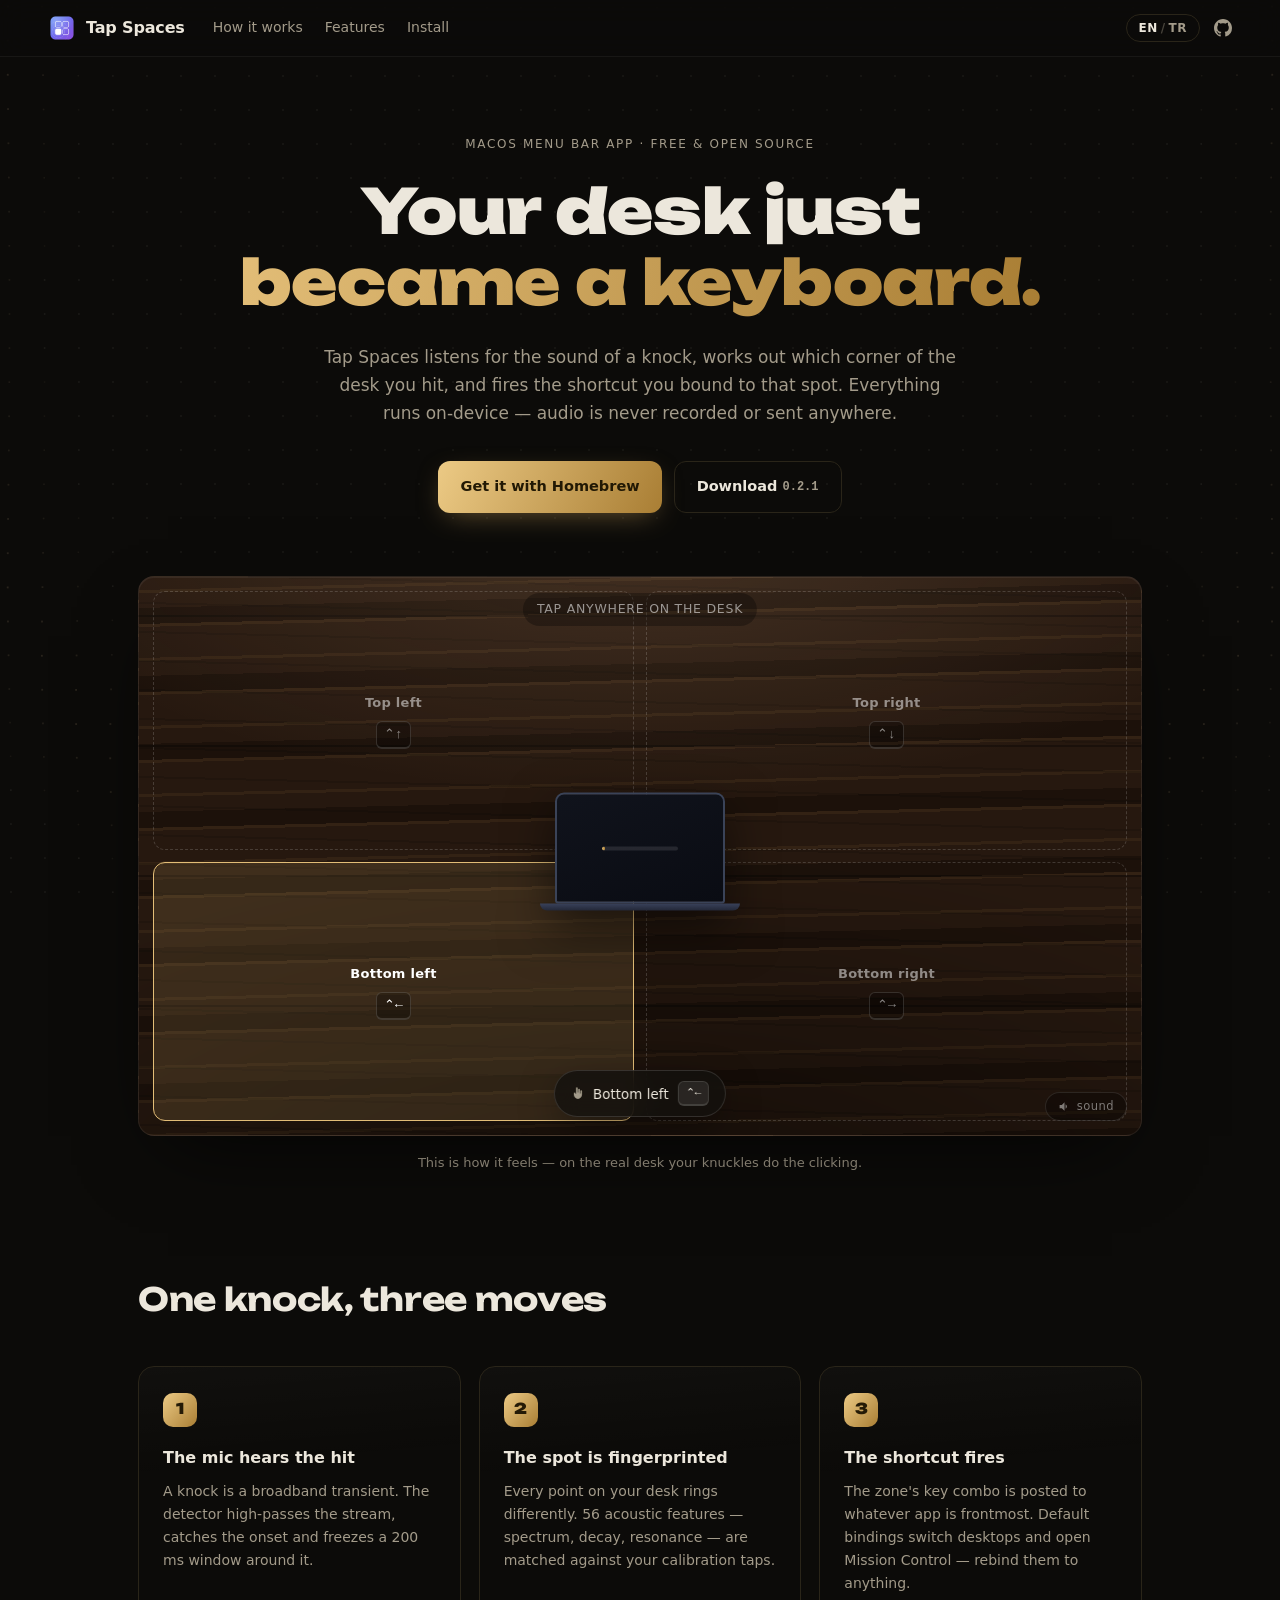
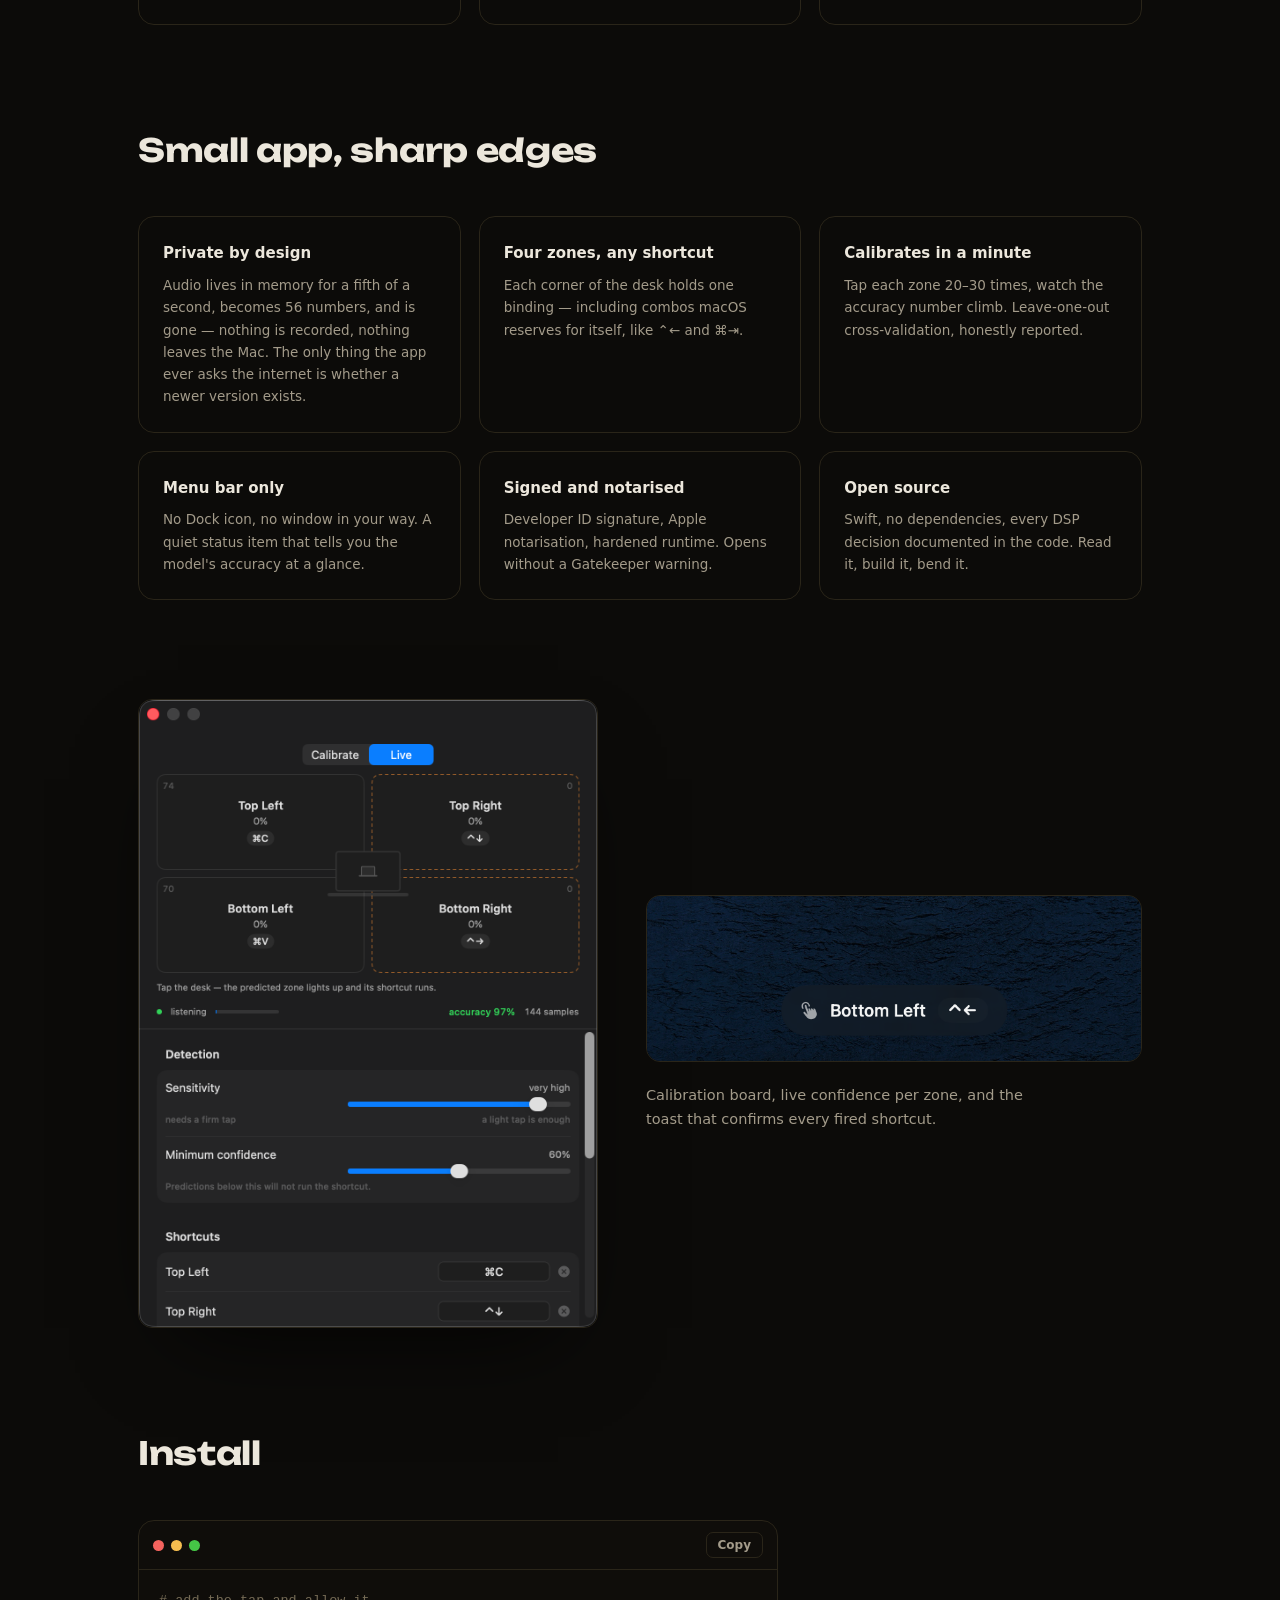
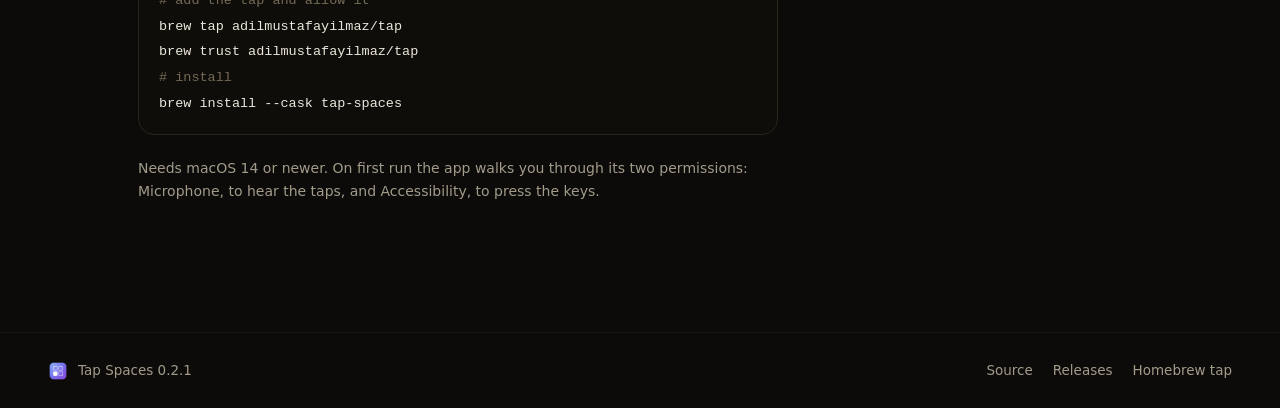
<file: site/index.html>
<!doctype html>
<html lang="en">
<head>
<meta charset="utf-8">
<meta name="viewport" content="width=device-width, initial-scale=1">
<title>Tap Spaces — your desk just became a keyboard</title>
<meta name="description" content="Tap Spaces is a macOS menu bar app that hears where on the desk you knocked and fires the keyboard shortcut you bound to that spot. Offline, on-device, open source.">
<meta property="og:title" content="Tap Spaces">
<meta property="og:description" content="Knock on the desk, switch your desktop. Acoustic tap localisation for macOS.">
<meta property="og:image" content="https://adilmustafayilmaz.github.io/Tap-Spaces/assets/og.png">
<meta property="og:url" content="https://adilmustafayilmaz.github.io/Tap-Spaces/">
<meta name="twitter:card" content="summary_large_image">
<meta name="twitter:image" content="https://adilmustafayilmaz.github.io/Tap-Spaces/assets/og.png">
<link rel="icon" type="image/png" href="assets/icon.png">
<link rel="preconnect" href="https://fonts.googleapis.com">
<link rel="preconnect" href="https://fonts.gstatic.com" crossorigin>
<link href="https://fonts.googleapis.com/css2?family=Unbounded:wght@500;700;900&display=swap" rel="stylesheet">
<link rel="stylesheet" href="style.css">
</head>
<body>

<canvas id="field" aria-hidden="true"></canvas>

<header class="nav">
  <a class="brand" href="#top">
    <img src="assets/icon.png" alt="" width="28" height="28">
    <span>Tap Spaces</span>
  </a>
  <nav class="nav-links">
    <a href="#how" data-i18n="nav.how">How it works</a>
    <a href="#features" data-i18n="nav.features">Features</a>
    <a href="#install" data-i18n="nav.install">Install</a>
  </nav>
  <div class="nav-actions">
    <button class="lang-toggle" id="langToggle" aria-label="Switch language">
      <span data-lang-opt="en">EN</span><i>/</i><span data-lang-opt="tr">TR</span>
    </button>
    <a class="gh-link" href="https://github.com/adilmustafayilmaz/Tap-Spaces" aria-label="GitHub">
      <svg viewBox="0 0 16 16" width="18" height="18" aria-hidden="true"><path fill="currentColor" d="M8 0C3.58 0 0 3.58 0 8c0 3.54 2.29 6.53 5.47 7.59.4.07.55-.17.55-.38 0-.19-.01-.82-.01-1.49-2.01.37-2.53-.49-2.69-.94-.09-.23-.48-.94-.82-1.13-.28-.15-.68-.52-.01-.53.63-.01 1.08.58 1.23.82.72 1.21 1.87.87 2.33.66.07-.52.28-.87.51-1.07-1.78-.2-3.64-.89-3.64-3.95 0-.87.31-1.59.82-2.15-.08-.2-.36-1.02.08-2.12 0 0 .67-.21 2.2.82.64-.18 1.32-.27 2-.27s1.36.09 2 .27c1.53-1.04 2.2-.82 2.2-.82.44 1.1.16 1.92.08 2.12.51.56.82 1.27.82 2.15 0 3.07-1.87 3.75-3.65 3.95.29.25.54.73.54 1.48 0 1.07-.01 1.93-.01 2.2 0 .21.15.46.55.38A8.01 8.01 0 0 0 16 8c0-4.42-3.58-8-8-8Z"/></svg>
    </a>
  </div>
</header>

<main id="top">

  <!-- ============================ hero ============================ -->
  <section class="hero">
    <p class="eyebrow" data-i18n="hero.eyebrow">macOS menu bar app · free &amp; open source</p>
    <h1>
      <span data-i18n="hero.line1">Your desk just</span><br>
      <span class="grad" data-i18n="hero.line2">became a keyboard.</span>
    </h1>
    <p class="lede" data-i18n="hero.lede">
      Tap Spaces listens for the sound of a knock, works out which corner of the
      desk you hit, and fires the shortcut you bound to that spot. Everything
      runs on-device — audio is never recorded or sent anywhere.
    </p>
    <div class="hero-cta">
      <a class="btn primary" href="#install" data-i18n="hero.get">Get it with Homebrew</a>
      <a class="btn ghost" id="dlBtn" href="https://github.com/adilmustafayilmaz/Tap-Spaces/releases/latest">
        <span data-i18n="hero.download">Download</span>&nbsp;<span class="ver" id="verBadge">0.2.1</span>
      </a>
    </div>

    <!-- ======================= the desk ======================= -->
    <figure class="desk-wrap">
      <div class="desk" id="desk">
        <div class="desk-zones">
          <div class="dz" data-zone="TL"><span class="dz-name" data-i18n="zone.TL">Top left</span><kbd>⌃↑</kbd></div>
          <div class="dz" data-zone="TR"><span class="dz-name" data-i18n="zone.TR">Top right</span><kbd>⌃↓</kbd></div>
          <div class="dz" data-zone="BL"><span class="dz-name" data-i18n="zone.BL">Bottom left</span><kbd>⌃←</kbd></div>
          <div class="dz" data-zone="BR"><span class="dz-name" data-i18n="zone.BR">Bottom right</span><kbd>⌃→</kbd></div>
        </div>

        <div class="macbook" aria-hidden="true">
          <div class="mb-screen">
            <span class="mb-meter"><i id="meter"></i></span>
          </div>
          <div class="mb-base"></div>
        </div>

        <div class="toast" id="toast" role="status">
          <svg viewBox="0 0 24 24" width="13" height="13" aria-hidden="true"><path fill="currentColor" d="M9.5 2a1.5 1.5 0 0 1 3 0v8h1V4.5a1.5 1.5 0 0 1 3 0V12h1V7.5a1.5 1.5 0 0 1 3 0v7c0 4.14-3.36 7.5-7.5 7.5S5.5 18.64 5.5 14.5v-3a1.5 1.5 0 0 1 3 0V13h1V2Z"/></svg>
          <span id="toastZone">Bottom left</span>
          <kbd id="toastKey">⌃←</kbd>
        </div>

        <p class="desk-hint" id="deskHint" data-i18n="desk.hint">Tap anywhere on the desk</p>

        <button class="sound-toggle" id="soundToggle" aria-pressed="false">
          <svg viewBox="0 0 24 24" width="13" height="13" aria-hidden="true"><path fill="currentColor" d="M3 9v6h4l5 5V4L7 9H3Zm13.5 3a4.5 4.5 0 0 0-2.5-4.03v8.05A4.5 4.5 0 0 0 16.5 12Z"/></svg>
          <span data-i18n="desk.sound">sound</span>
        </button>
      </div>
      <figcaption class="desk-caption" data-i18n="desk.caption">
        This is how it feels — on the real desk your knuckles do the clicking.
      </figcaption>
    </figure>
  </section>

  <!-- ============================ how ============================ -->
  <section class="how" id="how">
    <h2 class="reveal" data-i18n="how.title">One knock, three moves</h2>
    <div class="steps">
      <article class="step reveal">
        <span class="step-n">1</span>
        <h3 data-i18n="how.1.t">The mic hears the hit</h3>
        <p data-i18n="how.1.d">A knock is a broadband transient. The detector high-passes the stream, catches the onset and freezes a 200&nbsp;ms window around it.</p>
      </article>
      <article class="step reveal">
        <span class="step-n">2</span>
        <h3 data-i18n="how.2.t">The spot is fingerprinted</h3>
        <p data-i18n="how.2.d">Every point on your desk rings differently. 56 acoustic features — spectrum, decay, resonance — are matched against your calibration taps.</p>
      </article>
      <article class="step reveal">
        <span class="step-n">3</span>
        <h3 data-i18n="how.3.t">The shortcut fires</h3>
        <p data-i18n="how.3.d">The zone's key combo is posted to whatever app is frontmost. Default bindings switch desktops and open Mission Control — rebind them to anything.</p>
      </article>
    </div>
  </section>

  <!-- ========================= features ========================= -->
  <section class="features" id="features">
    <h2 class="reveal" data-i18n="ft.title">Small app, sharp edges</h2>
    <div class="ft-grid">
      <article class="ft reveal">
        <h3 data-i18n="ft.private.t">Private by design</h3>
        <p data-i18n="ft.private.d">Audio lives in memory for a fifth of a second, becomes 56 numbers, and is gone — nothing is recorded, nothing leaves the Mac. The only thing the app ever asks the internet is whether a newer version exists.</p>
      </article>
      <article class="ft reveal">
        <h3 data-i18n="ft.zones.t">Four zones, any shortcut</h3>
        <p data-i18n="ft.zones.d">Each corner of the desk holds one binding — including combos macOS reserves for itself, like ⌃← and ⌘⇥.</p>
      </article>
      <article class="ft reveal">
        <h3 data-i18n="ft.cal.t">Calibrates in a minute</h3>
        <p data-i18n="ft.cal.d">Tap each zone 20–30 times, watch the accuracy number climb. Leave-one-out cross-validation, honestly reported.</p>
      </article>
      <article class="ft reveal">
        <h3 data-i18n="ft.menubar.t">Menu bar only</h3>
        <p data-i18n="ft.menubar.d">No Dock icon, no window in your way. A quiet status item that tells you the model's accuracy at a glance.</p>
      </article>
      <article class="ft reveal">
        <h3 data-i18n="ft.signed.t">Signed and notarised</h3>
        <p data-i18n="ft.signed.d">Developer ID signature, Apple notarisation, hardened runtime. Opens without a Gatekeeper warning.</p>
      </article>
      <article class="ft reveal">
        <h3 data-i18n="ft.open.t">Open source</h3>
        <p data-i18n="ft.open.d">Swift, no dependencies, every DSP decision documented in the code. Read it, build it, bend it.</p>
      </article>
    </div>
  </section>

  <!-- ======================== screenshots ======================== -->
  <section class="shots">
    <div class="shot-main reveal">
      <img src="assets/main.png" alt="Tap Spaces main window: four calibration zones around a laptop, sensitivity and shortcut settings" loading="lazy">
    </div>
    <div class="shot-side">
      <img class="reveal" src="assets/toast.png" alt="Toast notification showing a fired shortcut" loading="lazy">
      <p class="reveal" data-i18n="shots.caption">Calibration board, live confidence per zone, and the toast that confirms every fired shortcut.</p>
    </div>
  </section>

  <!-- ========================== install ========================== -->
  <section class="install" id="install">
    <h2 class="reveal" data-i18n="in.title">Install</h2>
    <div class="term reveal">
      <div class="term-bar">
        <span></span><span></span><span></span>
        <button class="copy-btn" id="copyBtn" data-i18n="in.copy">Copy</button>
      </div>
      <pre><code><span class="c" data-i18n="in.c1"># add the tap and allow it</span>
brew tap adilmustafayilmaz/tap
brew trust adilmustafayilmaz/tap
<span class="c" data-i18n="in.c2"># install</span>
brew install --cask tap-spaces</code></pre>
    </div>
    <p class="install-note reveal" data-i18n="in.note">
      Needs macOS 14 or newer. On first run the app walks you through its two
      permissions: Microphone, to hear the taps, and Accessibility, to press
      the keys. Already installed? <code>brew upgrade --cask tap-spaces</code>.
    </p>
  </section>

</main>

<footer class="footer">
  <div>
    <img src="assets/icon.png" alt="" width="20" height="20">
    <span>Tap Spaces <span id="verFoot">0.2.1</span></span>
  </div>
  <nav>
    <a href="https://github.com/adilmustafayilmaz/Tap-Spaces" data-i18n="fo.source">Source</a>
    <a href="https://github.com/adilmustafayilmaz/Tap-Spaces/releases" data-i18n="fo.releases">Releases</a>
    <a href="https://github.com/adilmustafayilmaz/homebrew-tap" data-i18n="fo.tap">Homebrew tap</a>
  </nav>
</footer>

<script src="app.js"></script>
</body>
</html>
</file>
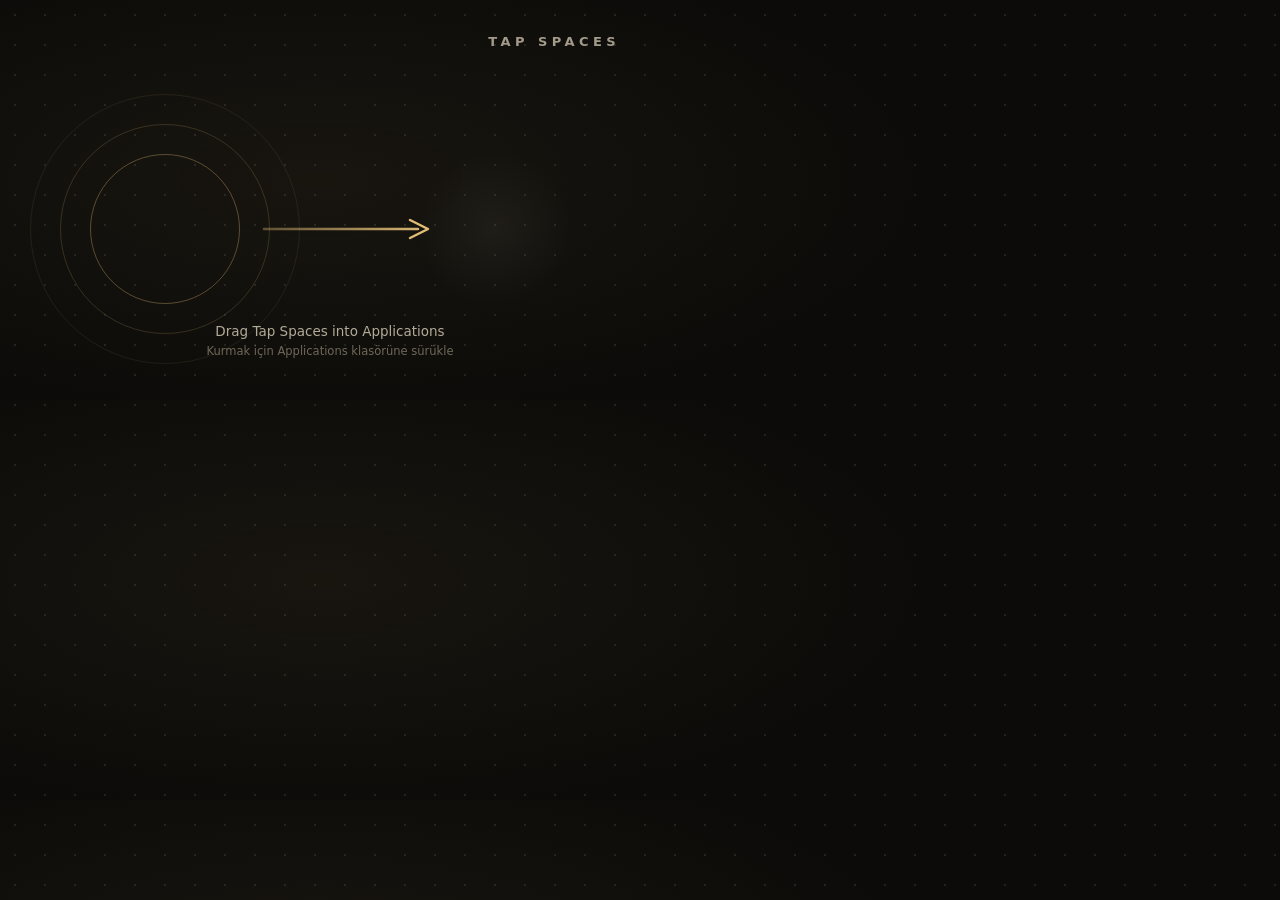
<file: packaging/dmg-background.html>
<!doctype html>
<!-- DMG window background, 660x400 points. Rendered to a 1x+2x tiff by
     packaging/render-background.sh; the release script copies the tiff into
     the image. Icon slots: app at (165,195), Applications at (495,195). -->
<html lang="en">
<head>
<meta charset="utf-8">
<style>
  * { margin: 0; box-sizing: border-box; }
  body {
    width: 660px; height: 400px; overflow: hidden; position: relative;
    background:
      radial-gradient(80% 100% at 25% 45%, rgba(226 189 119 / 0.06), transparent 60%),
      radial-gradient(1px 1px at center, rgba(236 231 220 / 0.10) 0.8px, transparent 1px) 0 0 / 30px 30px,
      #0c0b09;
    font-family: -apple-system, BlinkMacSystemFont, system-ui, sans-serif;
    color: #ece7dc;
  }
  /* Top-right: the default Finder grid drops (normally hidden) items into the
     top-left corner, and users who show hidden files would cover a centred
     wordmark with them. */
  .wordmark {
    position: absolute; top: 34px; right: 40px;
    text-align: right;
    font-size: 13px; font-weight: 700;
    letter-spacing: 0.34em;
    color: #a39b8a;
    text-transform: uppercase;
  }
  /* Tap ripples around the app icon slot. Finder is told to put the icon at
     (165,195) but actually renders its centre ~34pt lower, so the artwork is
     drawn around (165,229) to line up with what the user sees. */
  .ring { position: absolute; border-radius: 50%; border: 1.5px solid; }
  .r1 { width: 150px; height: 150px; left: 90px;  top: 154px; border-color: rgba(226 189 119 / 0.34); }
  .r2 { width: 210px; height: 210px; left: 60px;  top: 124px; border-color: rgba(226 189 119 / 0.18); }
  .r3 { width: 270px; height: 270px; left: 30px;  top: 94px;  border-color: rgba(226 189 119 / 0.09); }
  /* soft halo behind the Applications slot */
  .halo {
    position: absolute; width: 170px; height: 170px; left: 410px; top: 144px;
    border-radius: 50%;
    background: radial-gradient(circle, rgba(236 231 220 / 0.05), transparent 65%);
  }
  .arrow {
    position: absolute; left: 262px; top: 217px;
    width: 172px; height: 24px;
  }
  .caption {
    position: absolute; bottom: 42px; left: 0; right: 0;
    text-align: center;
    font-size: 13.5px; font-weight: 500; color: #b3ab99;
  }
  .caption small {
    display: block; margin-top: 5px;
    font-size: 11.5px; font-weight: 400; color: #6f6858;
  }
</style>
</head>
<body>
  <p class="wordmark">Tap Spaces</p>
  <i class="ring r1"></i><i class="ring r2"></i><i class="ring r3"></i>
  <i class="halo"></i>
  <svg class="arrow" viewBox="0 0 172 24" fill="none">
    <defs>
      <linearGradient id="g" x1="0" y1="0" x2="172" y2="0" gradientUnits="userSpaceOnUse">
        <stop offset="0" stop-color="#e2bd77" stop-opacity="0.35"/>
        <stop offset="1" stop-color="#e2bd77"/>
      </linearGradient>
    </defs>
    <path d="M2 12h154" stroke="url(#g)" stroke-width="2.5" stroke-linecap="round"/>
    <path d="M148 3l18 9-18 9" stroke="#e2bd77" stroke-width="2.5"
          stroke-linecap="round" stroke-linejoin="round" fill="none"/>
  </svg>
  <p class="caption">
    Drag Tap Spaces into Applications
    <small>Kurmak için Applications klasörüne sürükle</small>
  </p>
</body>
</html>
</file>
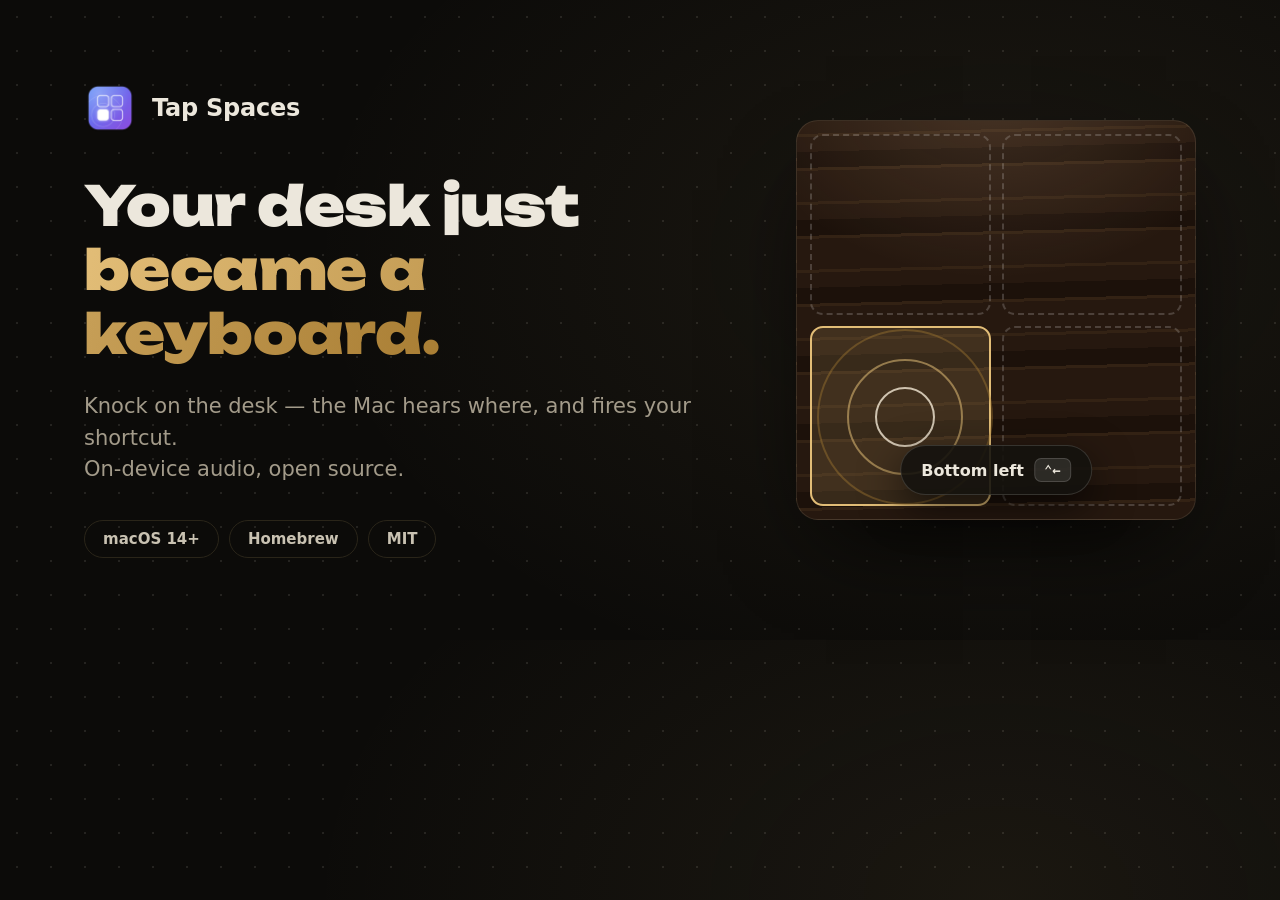
<file: site/og.html>
<!doctype html>
<!-- Social preview card, rendered to assets/og.png by headless Chrome.
     Not linked from the site. -->
<html lang="en">
<head>
<meta charset="utf-8">
<link href="https://fonts.googleapis.com/css2?family=Unbounded:wght@700;900&display=swap" rel="stylesheet">
<style>
  * { margin: 0; box-sizing: border-box; }
  body {
    width: 1280px; height: 640px; overflow: hidden;
    background:
      radial-gradient(90% 120% at 78% 40%, rgba(226 189 119 / 0.07), transparent 60%),
      radial-gradient(1.5px 1.5px at center, rgba(236 231 220 / 0.11) 1px, transparent 1.5px) 0 0 / 34px 34px,
      #0c0b09;
    color: #ece7dc;
    font-family: -apple-system, BlinkMacSystemFont, system-ui, sans-serif;
    display: flex; align-items: center;
    padding: 0 84px;
    gap: 70px;
  }
  .left { flex: 1.25; }
  .brand { display: flex; align-items: center; gap: 16px; margin-bottom: 40px; }
  .brand img { width: 52px; height: 52px; border-radius: 12px; }
  .brand span { font-size: 24px; font-weight: 600; letter-spacing: -0.01em; }
  h1 {
    font-family: "Unbounded", sans-serif;
    font-weight: 900;
    font-size: 55px;
    line-height: 1.16;
    letter-spacing: -0.01em;
  }
  h1 .grad {
    background: linear-gradient(100deg, #e2bd77, #a97e34);
    -webkit-background-clip: text;
    background-clip: text;
    color: transparent;
  }
  .sub { margin-top: 26px; font-size: 21px; color: #a39b8a; line-height: 1.5; }
  .chips { display: flex; gap: 10px; margin-top: 34px; }
  .chip {
    font-size: 15px; font-weight: 600; color: #c9c2b2;
    border: 1px solid #2a2519; border-radius: 999px; padding: 9px 18px;
  }

  .desk {
    position: relative;
    width: 400px; height: 400px;
    border-radius: 22px;
    border: 1px solid rgba(255 240 210 / 0.1);
    background:
      radial-gradient(120% 90% at 50% -10%, rgba(255 206 158 / 0.16), transparent 55%),
      repeating-linear-gradient(178.6deg,
        #26180f 0px 13px, #332214 13px 16px, #26180f 16px 31px,
        #1c110a 31px 47px, #332214 47px 50px, #26180f 50px 68px);
    box-shadow: 0 40px 90px -30px rgba(0 0 0 / 0.85);
    flex-shrink: 0;
  }
  .zones {
    position: absolute; inset: 13px;
    display: grid; grid-template-columns: 1fr 1fr; grid-template-rows: 1fr 1fr; gap: 11px;
  }
  .z {
    border: 2px dashed rgba(255 255 255 / 0.18);
    border-radius: 13px;
  }
  .z.lit {
    border-style: solid;
    border-color: #e2bd77;
    background: rgba(226 189 119 / 0.14);
  }
  .ring {
    position: absolute;
    border: 2.5px solid rgba(255 245 225 / 0.75);
    border-radius: 50%;
  }
  .r1 { width: 60px; height: 60px; left: 78px; bottom: 72px; }
  .r2 { width: 116px; height: 116px; left: 50px; bottom: 44px; border-color: rgba(226 189 119 / 0.55); }
  .r3 { width: 176px; height: 176px; left: 20px; bottom: 14px; border-color: rgba(169 126 52 / 0.4); }
  .toast {
    position: absolute; left: 50%; bottom: 24px; transform: translateX(-50%);
    display: flex; align-items: center; gap: 10px;
    background: rgba(20 18 14 / 0.9);
    border: 1px solid rgba(255 255 255 / 0.14);
    border-radius: 999px;
    padding: 12px 20px;
    font-size: 16px; font-weight: 600; white-space: nowrap;
    box-shadow: 0 14px 40px rgba(0 0 0 / 0.6);
  }
  .toast kbd {
    font-family: ui-monospace, Menlo, monospace; font-size: 14px;
    background: rgba(255 255 255 / 0.1); border: 1px solid rgba(255 255 255 / 0.15);
    border-radius: 7px; padding: 3px 9px;
  }
</style>
</head>
<body>
  <div class="left">
    <div class="brand"><img src="assets/icon.png" alt=""><span>Tap Spaces</span></div>
    <h1>Your desk just<br><span class="grad">became a keyboard.</span></h1>
    <p class="sub">Knock on the desk — the Mac hears where, and fires your shortcut.<br>On-device audio, open source.</p>
    <div class="chips"><span class="chip">macOS 14+</span><span class="chip">Homebrew</span><span class="chip">MIT</span></div>
  </div>
  <div class="desk">
    <div class="zones">
      <div class="z"></div><div class="z"></div>
      <div class="z lit"></div><div class="z"></div>
    </div>
    <i class="ring r1"></i><i class="ring r2"></i><i class="ring r3"></i>
    <div class="toast">Bottom left <kbd>⌃←</kbd></div>
  </div>
</body>
</html>
</file>
<file: site/style.css>
/* ------------------------------------------------------------------ tokens */
:root {
  --ink: #0c0b09;          /* page background, warm espresso near-black    */
  --panel: #14120e;
  --line: #2a2519;
  --text: #ece7dc;
  --dim: #a39b8a;
  --gold: #e2bd77;         /* champagne — the premium accent               */
  --brass: #a97e34;        /* deep brass, the dark end of the accent       */
  --wood-1: #26180f;       /* walnut desk — the one warm thing on the page */
  --wood-2: #332214;
  --wood-3: #1c110a;
  --radius: 16px;
  --display: "Unbounded", sans-serif;
  --body: -apple-system, BlinkMacSystemFont, "SF Pro Text", system-ui, sans-serif;
  --mono: ui-monospace, "SF Mono", SFMono-Regular, Menlo, monospace;
}

* { box-sizing: border-box; }
html { scroll-behavior: smooth; }
body {
  margin: 0;
  background: var(--ink);
  color: var(--text);
  font: 16px/1.65 var(--body);
  -webkit-font-smoothing: antialiased;
  overflow-x: hidden;
}
img { max-width: 100%; display: block; }

/* the acoustic dot field lives behind everything */
#field {
  position: fixed;
  inset: 0;
  width: 100%;
  height: 100%;
  z-index: 0;
  pointer-events: none;
}
.nav, main, .footer { position: relative; z-index: 1; }
a { color: inherit; text-decoration: none; }
h1, h2, h3 { margin: 0; }
p { margin: 0; }
kbd {
  font-family: var(--mono);
  font-size: 0.82em;
  padding: 2px 7px;
  border-radius: 6px;
  background: rgba(255 255 255 / 0.07);
  border: 1px solid rgba(255 255 255 / 0.12);
  border-bottom-width: 2px;
}

/* ------------------------------------------------------------------ nav */
.nav {
  position: sticky; top: 0; z-index: 50;
  display: flex; align-items: center; gap: 28px;
  padding: 14px clamp(20px, 4vw, 48px);
  background: rgba(12 11 9 / 0.78);
  backdrop-filter: blur(14px);
  border-bottom: 1px solid rgba(255 255 255 / 0.05);
}
.brand { display: flex; align-items: center; gap: 10px; font-weight: 600; letter-spacing: -0.01em; }
.brand img { border-radius: 7px; }
.nav-links { display: flex; gap: 22px; font-size: 14px; color: var(--dim); }
.nav-links a:hover { color: var(--text); }
.nav-actions { margin-left: auto; display: flex; align-items: center; gap: 14px; }
.lang-toggle {
  font: 600 12px/1 var(--body);
  letter-spacing: 0.04em;
  color: var(--dim);
  background: none;
  border: 1px solid var(--line);
  border-radius: 999px;
  padding: 7px 12px;
  cursor: pointer;
}
.lang-toggle i { font-style: normal; opacity: 0.4; margin: 0 3px; }
.lang-toggle [data-lang-opt].on { color: var(--text); }
.gh-link { color: var(--dim); display: grid; place-items: center; }
.gh-link:hover { color: var(--text); }

/* ------------------------------------------------------------------ hero */
.hero {
  max-width: 1100px;
  margin: 0 auto;
  padding: clamp(56px, 9vh, 110px) clamp(20px, 4vw, 48px) 0;
  text-align: center;
}
.eyebrow {
  font: 500 12px/1 var(--body);
  letter-spacing: 0.14em;
  text-transform: uppercase;
  color: var(--dim);
  margin-bottom: 26px;
}
.hero h1 {
  font-family: var(--display);
  font-weight: 900;
  font-size: clamp(28px, 5.4vw, 62px);
  line-height: 1.14;
  letter-spacing: -0.01em;
}
.hero h1 .grad {
  background: linear-gradient(100deg, var(--gold), var(--brass));
  -webkit-background-clip: text;
  background-clip: text;
  color: transparent;
}
.lede {
  max-width: 640px;
  margin: 26px auto 0;
  font-size: 17px;
  color: var(--dim);
}
.hero-cta { display: flex; gap: 12px; justify-content: center; margin-top: 34px; flex-wrap: wrap; }
.btn {
  display: inline-flex; align-items: center;
  font-size: 14.5px; font-weight: 600;
  padding: 13px 22px; border-radius: 12px;
  transition: transform 140ms ease, box-shadow 140ms ease, border-color 140ms;
}
.btn.primary {
  background: linear-gradient(115deg, #ecca85, var(--brass));
  box-shadow: 0 8px 28px -10px rgba(212 169 92 / 0.55);
  color: #211804;
}
.btn.primary:hover { transform: translateY(-1px); box-shadow: 0 12px 34px -10px rgba(212 169 92 / 0.7); }
.btn.ghost { border: 1px solid var(--line); color: var(--text); }
.btn.ghost:hover { border-color: #4a3f2c; }
.btn .ver { font-family: var(--mono); font-size: 12px; color: var(--dim); }

/* ------------------------------------------------------------------ desk */
.desk-wrap { margin: clamp(48px, 7vh, 80px) 0 0; }
.desk {
  position: relative;
  aspect-ratio: 16 / 9.5;
  max-height: 560px;
  width: 100%;
  border-radius: var(--radius);
  overflow: hidden;
  cursor: pointer;
  border: 1px solid rgba(255 255 255 / 0.07);
  /* walnut: horizontal grain + plank seams + lamp light falling from above */
  background:
    radial-gradient(120% 90% at 50% -10%, rgba(255 206 158 / 0.14), transparent 55%),
    radial-gradient(140% 120% at 50% 120%, rgba(0 0 0 / 0.5), transparent 60%),
    repeating-linear-gradient(0deg, transparent 0 128px, rgba(0 0 0 / 0.32) 128px 130px),
    repeating-linear-gradient(1.4deg,
      transparent 0 9px, rgba(0 0 0 / 0.13) 9px 11px, transparent 11px 29px),
    repeating-linear-gradient(178.6deg,
      var(--wood-1) 0px 13px,
      var(--wood-2) 13px 16px,
      var(--wood-1) 16px 31px,
      var(--wood-3) 31px 47px,
      var(--wood-2) 47px 50px,
      var(--wood-1) 50px 68px);
  box-shadow: inset 0 1px 0 rgba(255 255 255 / 0.06), 0 30px 80px -30px rgba(0 0 0 / 0.8);
  user-select: none;
  -webkit-user-select: none;
  touch-action: manipulation;
}

.desk-zones {
  position: absolute; inset: 14px;
  display: grid;
  grid-template-columns: 1fr 1fr;
  grid-template-rows: 1fr 1fr;
  gap: 12px;
}
.dz {
  position: relative;
  border-radius: 12px;
  border: 1.5px dashed rgba(255 255 255 / 0.16);
  display: flex; flex-direction: column;
  align-items: center; justify-content: center; gap: 7px;
  color: rgba(255 255 255 / 0.5);
  transition: border-color 220ms, background 220ms, color 220ms;
}
.dz .dz-name { font-size: 13px; font-weight: 600; letter-spacing: 0.02em; }
.dz kbd { background: rgba(0 0 0 / 0.3); border-color: rgba(255 255 255 / 0.14); }
.dz.hit {
  border-color: var(--gold);
  border-style: solid;
  background: rgba(226 189 119 / 0.13);
  color: #fff;
}

/* ripples spawned at the click point */
.ripple {
  position: absolute;
  width: 14px; height: 14px;
  margin: -7px 0 0 -7px;
  border-radius: 50%;
  border: 2px solid rgba(255 255 255 / 0.85);
  pointer-events: none;
  animation: ripple 900ms cubic-bezier(0.2, 0.6, 0.3, 1) forwards;
}
.ripple.r2 { animation-delay: 120ms; border-color: rgba(226 189 119 / 0.8); }
.ripple.r3 { animation-delay: 260ms; border-color: rgba(169 126 52 / 0.65); }
@keyframes ripple {
  from { transform: scale(0.4); opacity: 0.95; }
  to   { transform: scale(16);  opacity: 0; }
}

.macbook {
  position: absolute; left: 50%; top: 50%;
  transform: translate(-50%, -54%);
  width: clamp(120px, 17vw, 170px);
  pointer-events: none;
  filter: drop-shadow(0 18px 24px rgba(0 0 0 / 0.55));
}
.mb-screen {
  aspect-ratio: 16 / 10.4;
  border-radius: 9px 9px 3px 3px;
  border: 2px solid #3a4358;
  background: linear-gradient(160deg, #10131c, #0a0c13);
  display: grid; place-items: center;
}
.mb-base {
  height: 7px; margin: 0 -9%;
  border-radius: 0 0 8px 8px;
  background: linear-gradient(#39415a, #232838);
}
.mb-meter {
  width: 46%; height: 4px; border-radius: 2px;
  background: rgba(255 255 255 / 0.1);
  overflow: hidden;
}
.mb-meter i {
  display: block; height: 100%; width: 4%;
  border-radius: 2px;
  background: linear-gradient(90deg, var(--gold), var(--brass));
  transition: width 90ms ease-out;
}

.toast {
  position: absolute; left: 50%; bottom: 18px;
  transform: translate(-50%, 16px) scale(0.96);
  display: flex; align-items: center; gap: 9px;
  padding: 10px 16px;
  border-radius: 999px;
  background: rgba(20 18 14 / 0.82);
  backdrop-filter: blur(12px);
  border: 1px solid rgba(255 255 255 / 0.13);
  box-shadow: 0 12px 40px -8px rgba(0 0 0 / 0.6);
  font-size: 13.5px; font-weight: 500;
  color: var(--text);
  opacity: 0;
  pointer-events: none;
  transition: opacity 240ms, transform 320ms cubic-bezier(0.2, 0.9, 0.3, 1.2);
}
.toast.show { opacity: 1; transform: translate(-50%, 0) scale(1); }
.toast svg { color: var(--dim); }
.toast kbd { background: rgba(255 255 255 / 0.09); }

.desk-hint {
  position: absolute; top: 16px; left: 50%; transform: translateX(-50%);
  font-size: 12.5px; letter-spacing: 0.06em; text-transform: uppercase;
  color: rgba(255 255 255 / 0.55);
  padding: 6px 14px; border-radius: 999px;
  background: rgba(0 0 0 / 0.3);
  pointer-events: none;
  transition: opacity 400ms;
}
.desk.touched .desk-hint { opacity: 0; }

.sound-toggle {
  position: absolute; right: 14px; bottom: 14px;
  display: flex; align-items: center; gap: 6px;
  font: 500 11.5px/1 var(--body);
  letter-spacing: 0.04em;
  color: rgba(255 255 255 / 0.45);
  background: rgba(0 0 0 / 0.32);
  border: 1px solid rgba(255 255 255 / 0.1);
  border-radius: 999px;
  padding: 7px 12px;
  cursor: pointer;
  transition: color 160ms, border-color 160ms;
}
.sound-toggle[aria-pressed="true"] { color: #fff; border-color: var(--gold); }

.desk-caption {
  margin: 16px auto 0;
  font-size: 13px; color: var(--dim);
  text-align: center;
}

/* ------------------------------------------------------------------ how */
.how, .features, .install {
  max-width: 1100px;
  margin: 0 auto;
  padding: clamp(70px, 11vh, 130px) clamp(20px, 4vw, 48px) 0;
}
h2 {
  font-family: var(--display);
  font-weight: 700;
  font-size: clamp(21px, 3vw, 32px);
  letter-spacing: -0.01em;
  margin-bottom: 40px;
}
.steps { display: grid; grid-template-columns: repeat(3, 1fr); gap: 18px; }
.step {
  position: relative;
  border: 1px solid var(--line);
  border-radius: var(--radius);
  padding: 26px 24px 28px;
  background: linear-gradient(175deg, rgba(255 255 255 / 0.025), transparent 40%);
}
.step-n {
  font-family: var(--display);
  font-weight: 900;
  font-size: 15px;
  color: #241a06;
  display: inline-grid; place-items: center;
  width: 34px; height: 34px; border-radius: 10px;
  background: linear-gradient(130deg, #ecca85, var(--brass));
  margin-bottom: 18px;
}
.step h3 { font-size: 16px; font-weight: 650; margin-bottom: 9px; }
.step p { font-size: 14px; color: var(--dim); }

/* ------------------------------------------------------------------ features */
.ft-grid { display: grid; grid-template-columns: repeat(3, 1fr); gap: 18px; }
.ft {
  border: 1px solid var(--line);
  border-radius: var(--radius);
  padding: 24px;
  transition: border-color 200ms, transform 200ms;
}
.ft:hover { border-color: #4a3f2c; transform: translateY(-2px); }
.ft h3 { font-size: 15px; font-weight: 650; margin-bottom: 8px; }
.ft p { font-size: 13.5px; color: var(--dim); }

/* ------------------------------------------------------------------ shots */
.shots {
  max-width: 1100px;
  margin: 0 auto;
  padding: clamp(70px, 11vh, 130px) clamp(20px, 4vw, 48px) 0;
  display: grid;
  grid-template-columns: minmax(0, 460px) 1fr;
  gap: clamp(24px, 4vw, 48px);
  align-items: center;
}
.shot-main img {
  border-radius: 14px;
  border: 1px solid var(--line);
  box-shadow: 0 40px 90px -40px rgba(0 0 0 / 0.85);
}
.shot-side { display: grid; gap: 22px; }
.shot-side img {
  border-radius: 14px;
  border: 1px solid var(--line);
}
.shot-side p { font-size: 14.5px; color: var(--dim); max-width: 44ch; }

/* ------------------------------------------------------------------ install */
.install { padding-bottom: 30px; }
.term {
  border: 1px solid var(--line);
  border-radius: var(--radius);
  overflow: hidden;
  background: #0f0d0a;
  max-width: 640px;
}
.term-bar {
  display: flex; align-items: center; gap: 7px;
  padding: 11px 14px;
  border-bottom: 1px solid var(--line);
}
.term-bar span { width: 11px; height: 11px; border-radius: 50%; background: #2c3145; }
.term-bar span:first-child { background: #f4635e; }
.term-bar span:nth-child(2) { background: #f5bd4f; }
.term-bar span:nth-child(3) { background: #45c646; }
.copy-btn {
  margin-left: auto;
  font: 600 12px/1 var(--body);
  color: var(--dim);
  background: none; border: 1px solid var(--line);
  border-radius: 7px; padding: 6px 11px;
  cursor: pointer;
  transition: color 150ms, border-color 150ms;
}
.copy-btn:hover { color: var(--text); border-color: #4a3f2c; }
.copy-btn.done { color: #45c646; border-color: #2c5c2d; }
.term pre {
  margin: 0; padding: 18px 20px;
  font: 13.5px/1.9 var(--mono);
  overflow-x: auto;
}
.term .c { color: #746a55; }
.install-note {
  margin-top: 22px;
  font-size: 14px; color: var(--dim);
  max-width: 640px;
}
.install-note code {
  font-family: var(--mono); font-size: 12.5px;
  background: rgba(255 255 255 / 0.06);
  padding: 2px 7px; border-radius: 6px;
}

/* ------------------------------------------------------------------ footer */
.footer {
  margin-top: clamp(70px, 11vh, 130px);
  border-top: 1px solid rgba(255 255 255 / 0.05);
  padding: 26px clamp(20px, 4vw, 48px);
  display: flex; align-items: center; justify-content: space-between; gap: 16px;
  font-size: 13.5px; color: var(--dim);
}
.footer > div { display: flex; align-items: center; gap: 10px; }
.footer img { border-radius: 5px; }
.footer nav { display: flex; gap: 20px; }
.footer a:hover { color: var(--text); }

/* ------------------------------------------------------------------ motion */
.reveal { opacity: 0; transform: translateY(18px); transition: opacity 600ms ease, transform 600ms ease; }
.reveal.in { opacity: 1; transform: none; }

@media (prefers-reduced-motion: reduce) {
  html { scroll-behavior: auto; }
  .reveal { opacity: 1; transform: none; transition: none; }
  .ripple { animation-duration: 1ms; }
  .toast { transition: opacity 1ms; }
}

/* ------------------------------------------------------------------ responsive */
@media (max-width: 900px) {
  .steps, .ft-grid { grid-template-columns: 1fr; }
  .shots { grid-template-columns: 1fr; }
  .shot-main { max-width: 420px; margin: 0 auto; }
  .nav-links { display: none; }
}
@media (max-width: 640px) {
  .desk { aspect-ratio: 4 / 4.4; }
  .dz kbd { font-size: 0.7em; }
  .footer { flex-direction: column; }
}

:focus-visible { outline: 2px solid var(--gold); outline-offset: 2px; border-radius: 4px; }
</file>
